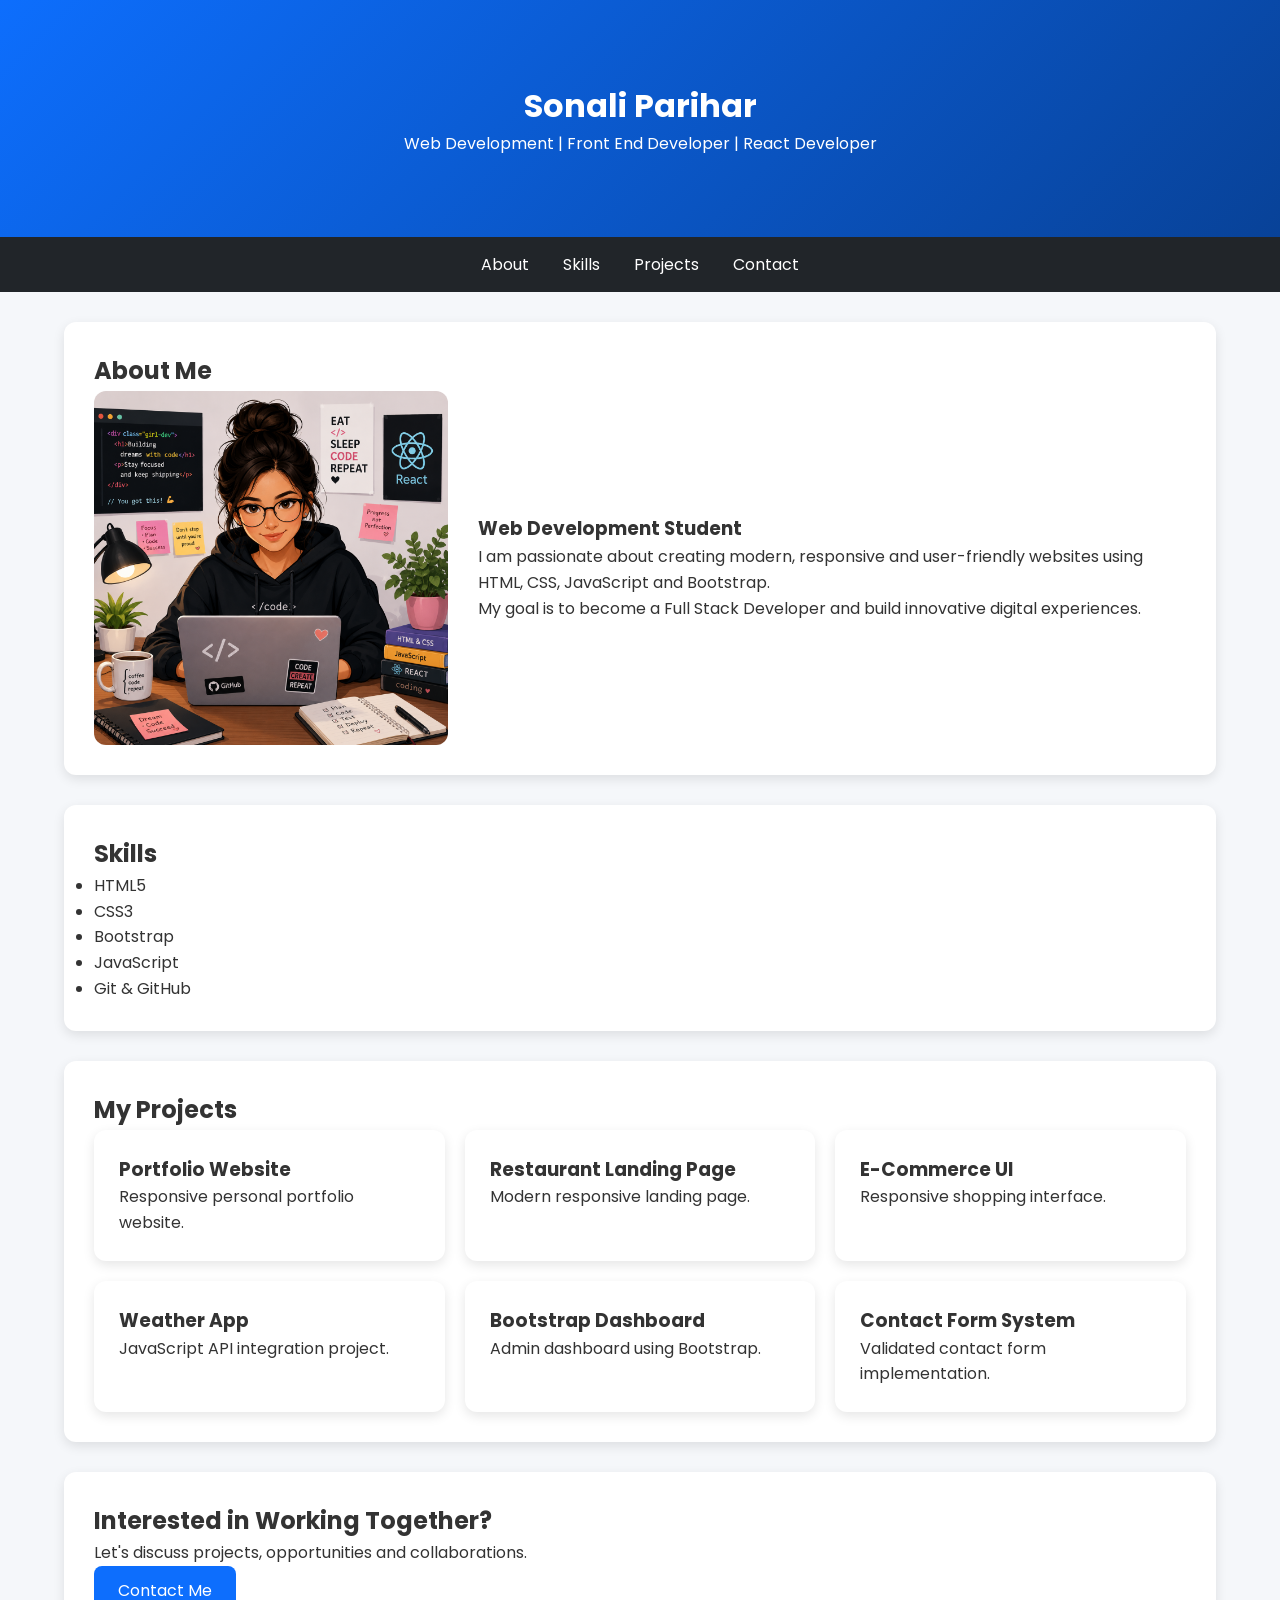
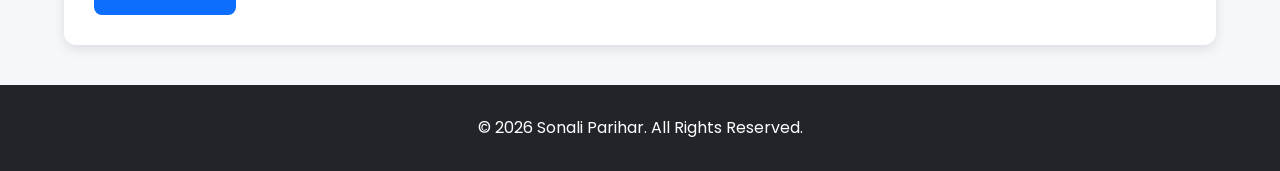
<file: index.html>
<!DOCTYPE html>
<html lang="en">
<head>
<meta charset="UTF-8">
<meta name="viewport" content="width=device-width, initial-scale=1.0">
<title>Sonali Parihar | Portfolio</title>
<link rel="stylesheet" href="styles.css">
<link rel="stylesheet" href="https://cdnjs.cloudflare.com/ajax/libs/font-awesome/6.5.1/css/all.min.css">
<link href="https://fonts.googleapis.com/css2?family=Poppins:wght@300;400;500;600;700&display=swap" rel="stylesheet">
</head>
<body>

<header>
  <h1>Sonali Parihar</h1>
  <p>Web Development | Front End Developer | React Developer</p>
</header>

<nav>
  <a href="#about">About</a>
  <a href="#skills">Skills</a>
  <a href="#projects">Projects</a>
  <a href="contact.html">Contact</a>
</nav>

<main>
<section id="about">
  <h2>About Me</h2>
  <div class="bio-grid">
    <img src="profile.png" alt="illustrator image of Sonali" class="profile-image">
    <div class="bio-content">
      <h3>Web Development Student</h3>
      <p>I am passionate about creating modern, responsive and user-friendly websites using HTML, CSS, JavaScript and Bootstrap.</p>
      <p>My goal is to become a Full Stack Developer and build innovative digital experiences.</p>
    </div>
  </div>
</section>

<section id="skills">
  <h2>Skills</h2>
  <ul>
    <li>HTML5</li>
    <li>CSS3</li>
    <li>Bootstrap</li>
    <li>JavaScript</li>
    <li>Git & GitHub</li>
  </ul>
</section>

<section id="projects">
  <h2>My Projects</h2>
  <div class="projects-grid">
    <div class="project-card"><h3>Portfolio Website</h3><p>Responsive personal portfolio website.</p></div>
    <div class="project-card"><h3>Restaurant Landing Page</h3><p>Modern responsive landing page.</p></div>
    <div class="project-card"><h3>E-Commerce UI</h3><p>Responsive shopping interface.</p></div>
    <div class="project-card"><h3>Weather App</h3><p>JavaScript API integration project.</p></div>
    <div class="project-card"><h3>Bootstrap Dashboard</h3><p>Admin dashboard using Bootstrap.</p></div>
    <div class="project-card"><h3>Contact Form System</h3><p>Validated contact form implementation.</p></div>
  </div>
</section>

<section id="cta">
  <h2>Interested in Working Together?</h2>
  <p>Let's discuss projects, opportunities and collaborations.</p>
  <a href="contact.html" class="cta-btn">Contact Me</a>
</section>
</main>
<footer>
  <p>&copy; 2026 Sonali Parihar. All Rights Reserved.</p>
</footer>

</body>
</html>
</file>
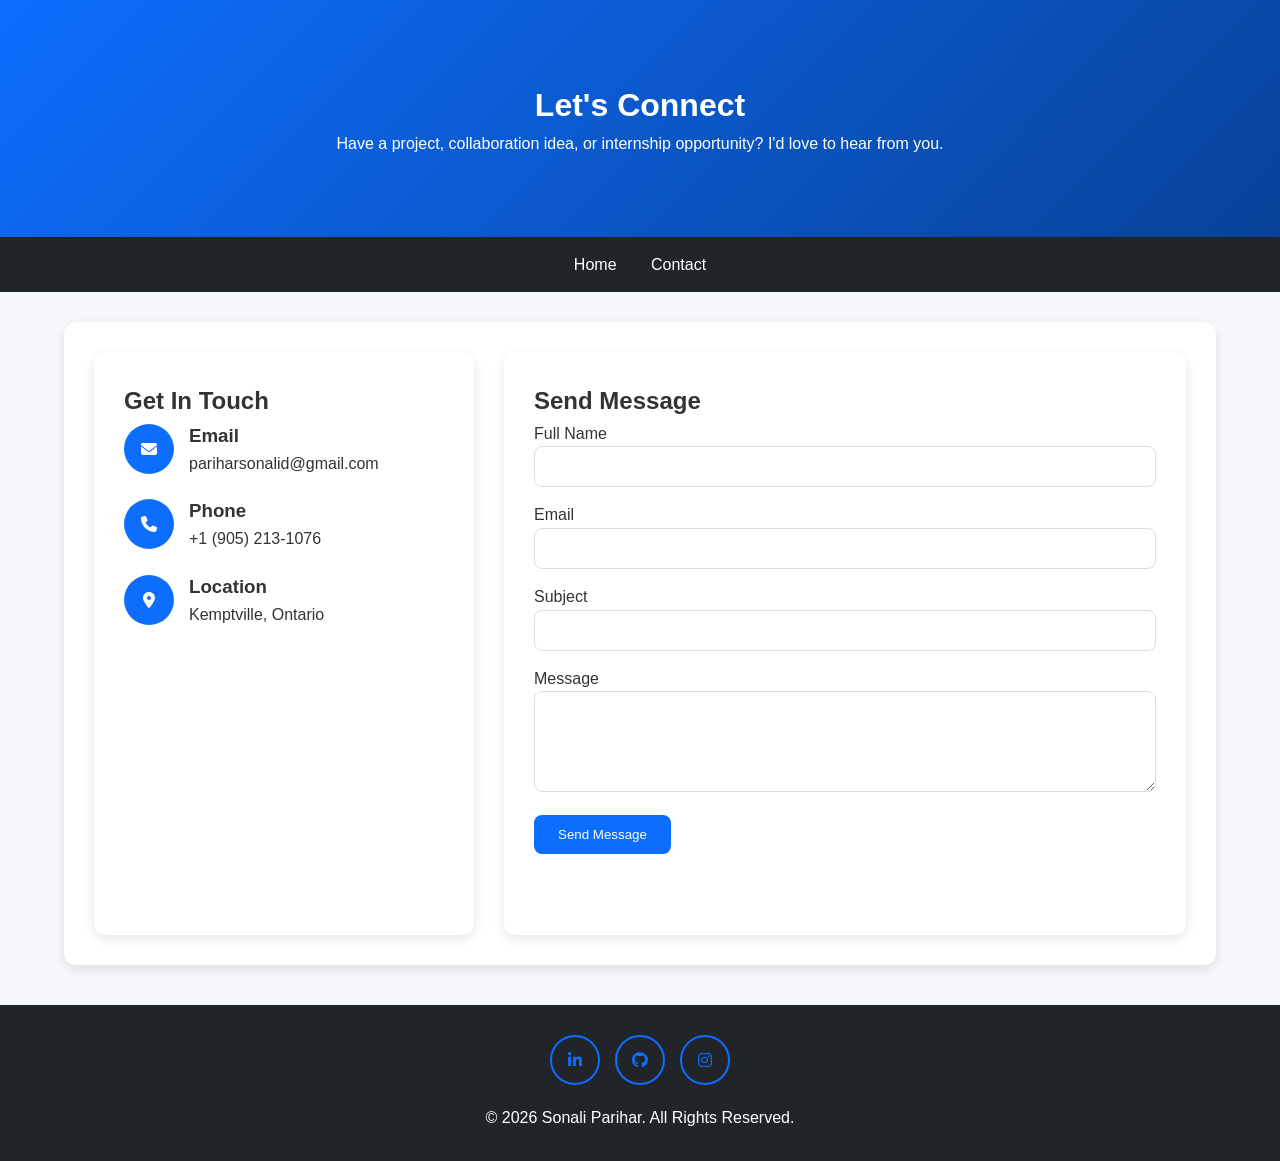
<file: contact.html>
<!DOCTYPE html>
<html lang="en">
<head>
<meta charset="UTF-8">
<meta name="viewport" content="width=device-width, initial-scale=1.0">
<title>Contact | Sonali Parihar</title>
<link rel="stylesheet" href="styles.css">
<link rel="stylesheet" href="https://cdnjs.cloudflare.com/ajax/libs/font-awesome/6.5.1/css/all.min.css">
</head>
<body>

<header>
  <h1>Let's Connect</h1>
  <p>Have a project, collaboration idea, or internship opportunity? I'd love to hear from you.</p>
</header>

<nav>
  <a href="index.html">Home</a>
  <a href="contact.html">Contact</a>
</nav>

<section class="contact-section">
  <div class="contact-wrapper">

    <aside class="contact-info">
      <h2>Get In Touch</h2>

      <div class="info-card">
        <i class="fa-solid fa-envelope"></i>
        <div><h3>Email</h3><p>pariharsonalid@gmail.com</p></div>
      </div>

      <div class="info-card">
        <i class="fa-solid fa-phone"></i>
        <div><h3>Phone</h3><p>+1 (905) 213-1076</p></div>
      </div>

      <div class="info-card">
        <i class="fa-solid fa-location-dot"></i>
        <div><h3>Location</h3><p>Kemptville, Ontario</p></div>
      </div>

      <div class="map-container">
        <iframe src="https://maps.google.com/maps?q=Kemptville%20Ontario&t=&z=11&ie=UTF8&iwloc=&output=embed"></iframe>
      </div>
    </aside>

    <div class="contact-card">
      <h2>Send Message</h2>

      <form id="contactForm">
        <div class="form-group">
          <label for="name" >Full Name</label>
          <input type="text" id="name" required>
          <small class="error"></small>
        </div>

        <div class="form-group">
          <label for="email">Email</label>
          <input type="email" id="email" required>
          <small class="error"></small>
        </div>

        <div class="form-group">
          <label for="subject">Subject</label>
          <input type="text" id="subject" required>
          <small class="error"></small>
        </div>

        <div class="form-group">
          <label for="message">Message</label>
          <textarea id="message" rows="5" required></textarea>
          <small class="error"></small>
        </div>

        <button type="submit" class="submit-btn">Send Message</button>
      </form>
    </div>
  </div>
</section>

<footer>
  <div class="footer-social">
    <a  aria-label="LinkedIn Profile" href="https://www.linkedin.com/in/sonali-parihar-626951a4/" target="_blank"  rel="noopener noreferrer"> <i class="fa-brands fa-linkedin-in"></i></a>
    <a  aria-label="Twitter Profile" href="https://x.com/sonalidilippar1" target="_blank"><i class="fa-brands fa-github"  rel="noopener noreferrer"></i></a>
    <a  aria-label="Instragram Profile" href="https://www.instagram.com/sonali_parihar6" target="_blank"  rel="noopener noreferrer"><i class="fa-brands fa-instagram"></i></a>
  </div>
  <p>&copy; 2026 Sonali Parihar. All Rights Reserved.</p>
</footer>


<script>
const form=document.getElementById("contactForm");
form.addEventListener("submit",function(e){
e.preventDefault();
alert("Message sent successfully!");
form.reset();
});
</script>

</body>
</html>
</file>
<file: styles.css>
/* =====================
   MIXINS
===================== */
* {
  margin: 0;
  padding: 0;
  box-sizing: border-box;
}

html {
  scroll-behavior: smooth;
}

body {
  font-family: "Poppins", sans-serif;
  background: #f5f7fa;
  color: #333;
  line-height: 1.6;
}

header {
  background: linear-gradient(135deg, #0d6efd, #084298);
  color: white;
  text-align: center;
  padding: 80px 20px;
}

nav {
  background: #212529;
  text-align: center;
  padding: 15px;
  position: sticky;
  top: 0;
}

nav a {
  color: white;
  text-decoration: none;
  margin: 0 15px;
  transition: 0.3s ease;
}
nav a:hover {
  color: #60a5fa;
}
nav a:focus {
  outline: 3px solid #60a5fa;
  outline-offset: 4px;
}

section {
  background: #fff;
  border-radius: 12px;
  box-shadow: 0 4px 12px rgba(0, 0, 0, 0.1);
  width: 90%;
  max-width: 1200px;
  margin: 30px auto;
  padding: 30px;
}

.bio-grid {
  display: grid;
  grid-template-columns: 1fr 2fr;
  gap: 30px;
  align-items: center;
}

.profile-image {
  width: 100%;
  border-radius: 12px;
}

.projects-grid {
  display: grid;
  grid-template-columns: repeat(3, 1fr);
  gap: 20px;
}

.project-card {
  background: #fff;
  border-radius: 12px;
  box-shadow: 0 4px 12px rgba(0, 0, 0, 0.1);
  transition: 0.3s ease;
}
.project-card:hover {
  transform: translateY(-5px);
}
.project-card {
  padding: 25px;
}

.cta-btn {
  display: inline-block;
  padding: 12px 24px;
  background: #0d6efd;
  color: #fff;
  text-decoration: none;
  border: none;
  border-radius: 8px;
  cursor: pointer;
  transition: 0.3s ease;
}
.cta-btn:hover {
  background: #084298;
  transform: translateY(-3px);
}
.cta-btn:focus {
  outline: 3px solid rgba(13, 110, 253, 0.3);
  outline-offset: 3px;
}

.submit-btn {
  display: inline-block;
  padding: 12px 24px;
  background: #0d6efd;
  color: #fff;
  text-decoration: none;
  border: none;
  border-radius: 8px;
  cursor: pointer;
  transition: 0.3s ease;
}
.submit-btn:hover {
  background: #084298;
  transform: translateY(-3px);
}
.submit-btn:focus {
  outline: 3px solid rgba(13, 110, 253, 0.3);
  outline-offset: 3px;
}

.contact-wrapper {
  display: grid;
  grid-template-columns: 380px 1fr;
  gap: 30px;
}

.contact-info,
.contact-card {
  background: #fff;
  border-radius: 12px;
  box-shadow: 0 4px 12px rgba(0, 0, 0, 0.1);
  padding: 30px;
}

.info-card {
  display: flex;
  gap: 15px;
  margin-bottom: 20px;
  align-items: center;
}

.info-card i {
  width: 50px;
  height: 50px;
  border-radius: 50%;
  background: #0d6efd;
  color: white;
  display: flex;
  justify-content: center;
  align-items: center;
}

.form-group {
  margin-bottom: 15px;
}

.form-group input,
.form-group textarea {
  width: 100%;
  padding: 12px;
  border: 1px solid #ddd;
  border-radius: 8px;
}
.form-group input:focus,
.form-group textarea:focus {
  outline: none;
  border-color: #0d6efd;
  box-shadow: 0 0 0 3px rgba(13, 110, 253, 0.2);
}

.map-container iframe {
  width: 100%;
  height: 250px;
  border: 0;
  border-radius: 12px;
}

.footer-social {
  display: flex;
  justify-content: center;
  gap: 15px;
  margin-bottom: 20px;
}

.footer-social a {
  transition: 0.3s ease;
}
.footer-social a:hover {
  transform: translateY(-5px);
}
.footer-social a {
  width: 50px;
  height: 50px;
  display: flex;
  justify-content: center;
  align-items: center;
  border: 2px solid #0d6efd;
  border-radius: 50%;
  color: #0d6efd;
  text-decoration: none;
}

.footer-social a:hover {
  background: #0d6efd;
  color: white;
}

footer {
  background: #212529;
  color: white;
  text-align: center;
  padding: 30px;
  margin-top: 40px;
}

@media (max-width: 992px) {
  .contact-wrapper,
  .bio-grid,
  .projects-grid {
    grid-template-columns: 1fr;
  }
}
@media (max-width: 768px) {
  nav a {
    display: block;
    margin: 10px 0;
  }
  header h1 {
    font-size: 2rem;
  }
}/*# sourceMappingURL=styles.css.map */
</file>
